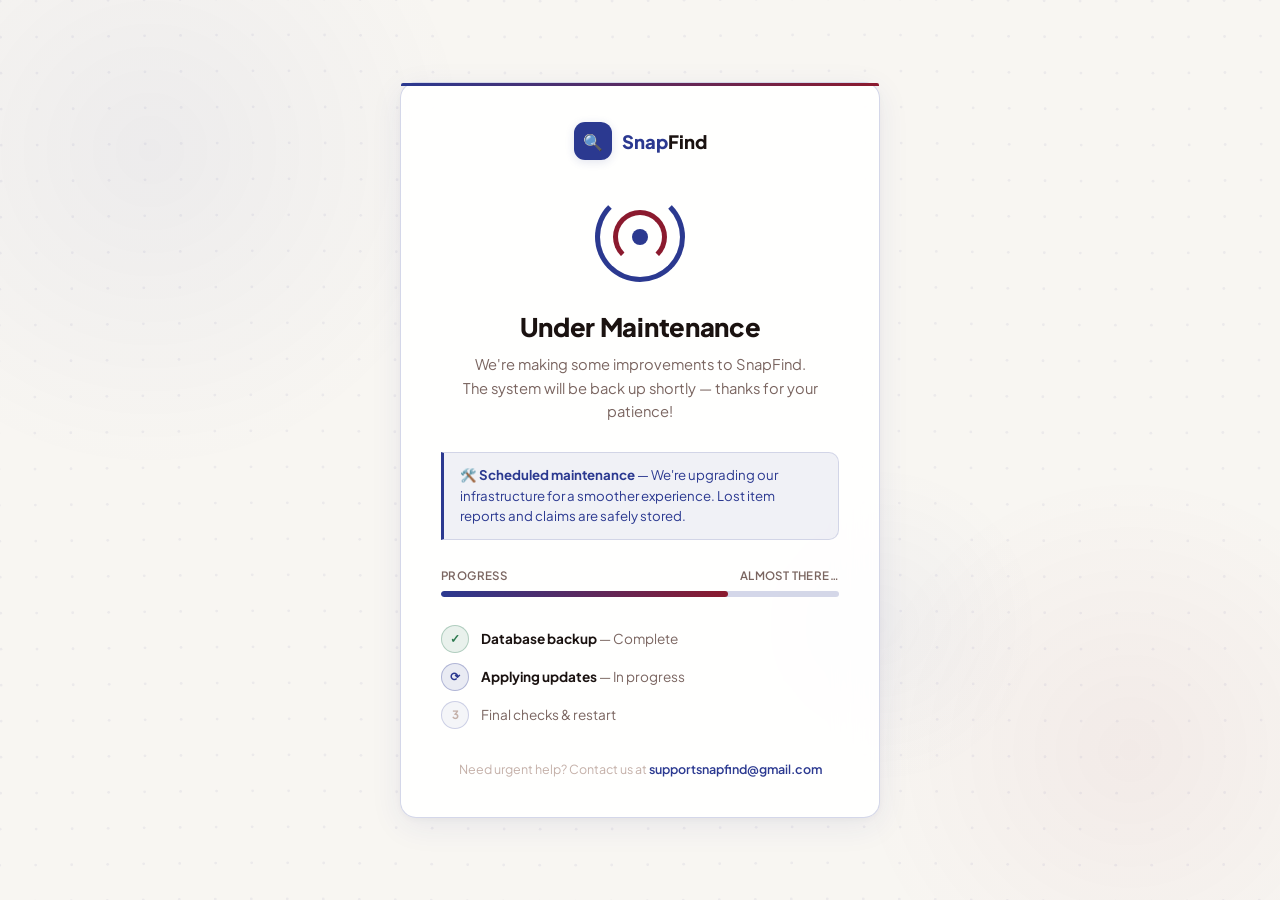
<file: templates/maintenance.html>
<!DOCTYPE html>
<html lang="en">
<head>
    <meta charset="UTF-8"><meta name="viewport" content="width=device-width, initial-scale=1.0">
    <title>Under Maintenance — SnapFind</title>
    <link rel="preconnect" href="https://fonts.googleapis.com">
    <link rel="preconnect" href="https://fonts.gstatic.com" crossorigin>
    <link href="https://fonts.googleapis.com/css2?family=Plus+Jakarta+Sans:wght@300;400;500;600;700;800&family=Lora:ital,wght@1,400&display=swap" rel="stylesheet">
    <style>
        :root {
            --bg: #f8f6f2; --bg2: #f1ece4;
            --border: rgba(43,57,144,0.12); --border2: rgba(43,57,144,0.2);
            --text: #1a1210; --muted: #7a6560; --faint: #c4b0a8;
            --navy: #2B3990; --navy2: #3a4ea8;
            --navy-dim: rgba(43,57,144,0.07); --navy-glow: rgba(43,57,144,0.14);
            --crimson: #8B1A2E;
            --radius: 10px; --radius-lg: 16px;
            --font-head: 'Plus Jakarta Sans', sans-serif;
            --font-body: 'Plus Jakarta Sans', sans-serif;
        }
        *, *::before, *::after { box-sizing: border-box; margin: 0; padding: 0; }
        body {
            font-family: var(--font-body); background: var(--bg); color: var(--text);
            min-height: 100vh; display: flex; flex-direction: column;
            align-items: center; justify-content: center;
            padding: 24px; -webkit-font-smoothing: antialiased; overflow-x: hidden;
        }

        canvas { position: fixed; inset: 0; z-index: 0; pointer-events: none; }
        .bg-blob { position: fixed; border-radius: 50%; pointer-events: none; z-index: 0; animation: blobDrift 28s ease-in-out infinite alternate; }
        .bg-blob-1 { width: 700px; height: 700px; background: radial-gradient(circle, rgba(43,57,144,0.055), transparent 65%); top: -200px; left: -200px; }
        .bg-blob-2 { width: 600px; height: 600px; background: radial-gradient(circle, rgba(139,26,46,0.05), transparent 65%); bottom: -150px; right: -150px; animation-delay: -12s; }
        .bg-blob-3 { width: 350px; height: 350px; background: radial-gradient(circle, rgba(43,57,144,0.04), transparent 65%); top: 50%; left: 55%; animation-delay: -6s; }
        @keyframes blobDrift { 0% { transform: translate(0,0) scale(1); } 50% { transform: translate(20px,-18px) scale(1.03); } 100% { transform: translate(-10px,22px) scale(0.97); } }

        /* ── Card ── */
        .wrap { width: 100%; max-width: 480px; position: relative; z-index: 1; animation: pageIn .6s ease both; }
        @keyframes pageIn { from { opacity: 0; transform: translateY(22px); } to { opacity: 1; transform: translateY(0); } }

        .card {
            background: rgba(255,255,255,0.92); backdrop-filter: blur(20px);
            border: 1px solid var(--border2); border-radius: var(--radius-lg);
            padding: 44px 40px 40px;
            box-shadow: 0 8px 32px rgba(43,57,144,0.08), 0 2px 8px rgba(0,0,0,0.04);
            text-align: center;
        }
        .card::before {
            content: ''; display: block; height: 3px;
            background: linear-gradient(90deg, #2B3990, #8B1A2E);
            border-radius: 2px 2px 0 0; margin: -44px -40px 36px;
        }

        /* ── Brand ── */
        .brand { display: flex; align-items: center; justify-content: center; gap: 10px; margin-bottom: 32px; }
        .brand-icon {
            width: 38px; height: 38px; background: var(--navy); border-radius: 11px;
            display: flex; align-items: center; justify-content: center;
            font-size: 16px; color: #fff; box-shadow: 0 2px 10px var(--navy-glow);
        }
        .brand-name { font-family: var(--font-head); font-size: 1.15rem; font-weight: 800; color: var(--text); }
        .brand-name span { color: var(--navy); }

        /* ── Gear animation ── */
        .gear-wrap { position: relative; width: 90px; height: 90px; margin: 0 auto 28px; }
        .gear {
            position: absolute; border-radius: 50%;
            border: 5px solid transparent;
        }
        .gear-outer {
            width: 90px; height: 90px; top: 0; left: 0;
            border-color: var(--navy);
            border-top-color: transparent;
            animation: spin 2.4s linear infinite;
        }
        .gear-inner {
            width: 54px; height: 54px; top: 18px; left: 18px;
            border-color: var(--crimson);
            border-bottom-color: transparent;
            animation: spin 1.6s linear infinite reverse;
        }
        .gear-dot {
            position: absolute; width: 16px; height: 16px;
            background: var(--navy); border-radius: 50%;
            top: 50%; left: 50%; transform: translate(-50%,-50%);
        }
        @keyframes spin { to { transform: rotate(360deg); } }

        /* ── Text ── */
        .title { font-family: var(--font-head); font-size: 1.6rem; font-weight: 800; color: var(--text); margin-bottom: 10px; letter-spacing: -.3px; }
        .subtitle { color: var(--muted); font-size: .92rem; line-height: 1.6; margin-bottom: 28px; }

        /* ── Info box ── */
        .info-box {
            background: var(--navy-dim); border: 1px solid rgba(43,57,144,0.15);
            border-left: 3px solid var(--navy); border-radius: 0 var(--radius) var(--radius) 0;
            padding: 12px 16px; font-size: .83rem; color: var(--navy);
            text-align: left; margin-bottom: 28px; line-height: 1.55;
        }
        .info-box strong { font-weight: 700; }

        /* ── Progress bar ── */
        .progress-wrap { margin-bottom: 28px; }
        .progress-label { display: flex; justify-content: space-between; font-size: .72rem; color: var(--muted); margin-bottom: 8px; font-weight: 600; letter-spacing: .4px; text-transform: uppercase; }
        .progress-track { height: 6px; background: var(--border2); border-radius: 4px; overflow: hidden; }
        .progress-fill {
            height: 100%; border-radius: 4px;
            background: linear-gradient(90deg, var(--navy), var(--crimson));
            width: 0%; animation: fillBar 2.5s ease forwards;
        }
        @keyframes fillBar { to { width: 72%; } }

        /* ── Steps ── */
        .steps { display: flex; flex-direction: column; gap: 10px; margin-bottom: 32px; text-align: left; }
        .step { display: flex; align-items: center; gap: 12px; font-size: .85rem; color: var(--muted); }
        .step-dot {
            width: 28px; height: 28px; border-radius: 50%; flex-shrink: 0;
            display: flex; align-items: center; justify-content: center;
            font-size: .72rem; font-weight: 700;
        }
        .step-done  { background: rgba(45,122,79,0.1);  border: 1.5px solid rgba(45,122,79,0.3);  color: #2d7a4f; }
        .step-active{ background: rgba(43,57,144,0.1);  border: 1.5px solid rgba(43,57,144,0.3);  color: var(--navy); animation: pulse 1.4s ease infinite; }
        .step-todo  { background: rgba(43,57,144,0.05); border: 1.5px solid var(--border2); color: var(--faint); }
        @keyframes pulse { 0%,100% { box-shadow: 0 0 0 0 rgba(43,57,144,0.25); } 50% { box-shadow: 0 0 0 5px rgba(43,57,144,0); } }
        .step-text strong { color: var(--text); }

        /* ── Footer ── */
        .footer-note { font-size: .78rem; color: var(--faint); margin-top: 4px; }
        .footer-note a { color: var(--navy); text-decoration: none; font-weight: 600; }
    </style>
</head>
<body>
<div class="bg-blob bg-blob-1"></div>
<div class="bg-blob bg-blob-2"></div>
<div class="bg-blob bg-blob-3"></div>
<canvas id="c"></canvas>

<div class="wrap">
    <div class="card">

        <!-- Brand -->
        <div class="brand">
            <div class="brand-icon">🔍</div>
            <div class="brand-name"><span>Snap</span>Find</div>
        </div>

        <!-- Animated gear -->
        <div class="gear-wrap">
            <div class="gear gear-outer"></div>
            <div class="gear gear-inner"></div>
            <div class="gear-dot"></div>
        </div>

        <div class="title">Under Maintenance</div>
        <p class="subtitle">
            We're making some improvements to SnapFind.<br>
            The system will be back up shortly — thanks for your patience!
        </p>

        <!-- Info box — edit this message as needed -->
        <div class="info-box">
            🛠️ <strong>Scheduled maintenance</strong> — We're upgrading our infrastructure for a smoother experience. Lost item reports and claims are safely stored.
        </div>

        <!-- Progress bar -->
        <div class="progress-wrap">
            <div class="progress-label"><span>Progress</span><span>Almost there…</span></div>
            <div class="progress-track"><div class="progress-fill"></div></div>
        </div>

        <!-- Steps -->
        <div class="steps">
            <div class="step">
                <div class="step-dot step-done">✓</div>
                <div class="step-text"><strong>Database backup</strong> — Complete</div>
            </div>
            <div class="step">
                <div class="step-dot step-active">⟳</div>
                <div class="step-text"><strong>Applying updates</strong> — In progress</div>
            </div>
            <div class="step">
                <div class="step-dot step-todo">3</div>
                <div class="step-text">Final checks &amp; restart</div>
            </div>
        </div>

        <div class="footer-note">
            Need urgent help? Contact us at
            <a href="mailto:supportsnapfind@gmail.com">supportsnapfind@gmail.com</a>
        </div>
    </div>
</div>

<script>
(function() {
    const cv = document.getElementById('c'), ctx = cv.getContext('2d');
    let W, H, mx = innerWidth/2, my = innerHeight/2;
    const SPACING=36, DOT_R=1.4, COLOR='43,57,144', GOLD='139,26,46', RADIUS=180;
    let t = 0;
    function resize() { W = cv.width = innerWidth; H = cv.height = innerHeight; }
    resize(); window.addEventListener('resize', resize);
    window.addEventListener('mousemove', e => { mx = e.clientX; my = e.clientY; });
    const blobs = document.querySelectorAll('.bg-blob');
    (function loop() {
        ctx.clearRect(0, 0, W, H); t += 0.004;
        const rx = mx/W - 0.5, ry = my/H - 0.5;
        if(blobs[0]) blobs[0].style.transform = `translate(${rx*30}px,${ry*20}px)`;
        if(blobs[1]) blobs[1].style.transform = `translate(${-rx*20}px,${-ry*15}px)`;
        if(blobs[2]) blobs[2].style.transform = `translate(${rx*15}px,${-ry*12}px)`;
        const cols = Math.ceil(W/SPACING)+2, rows = Math.ceil(H/SPACING)+2;
        for(let i=0;i<cols;i++) for(let j=0;j<rows;j++) {
            const x = i*SPACING + Math.sin(t+j*0.4)*1.2;
            const y = j*SPACING + Math.cos(t+i*0.4)*1.2;
            const dx = x-mx, dy = y-my, dist = Math.sqrt(dx*dx+dy*dy);
            const prox = Math.max(0, 1-dist/RADIUS);
            ctx.beginPath(); ctx.arc(x, y, DOT_R+prox*2.5, 0, Math.PI*2);
            ctx.fillStyle = `rgba(${prox>0.5?GOLD:COLOR},${0.06+prox*0.28})`; ctx.fill();
        }
        requestAnimationFrame(loop);
    })();
})();
</script>
</body>
</html>
</file>
